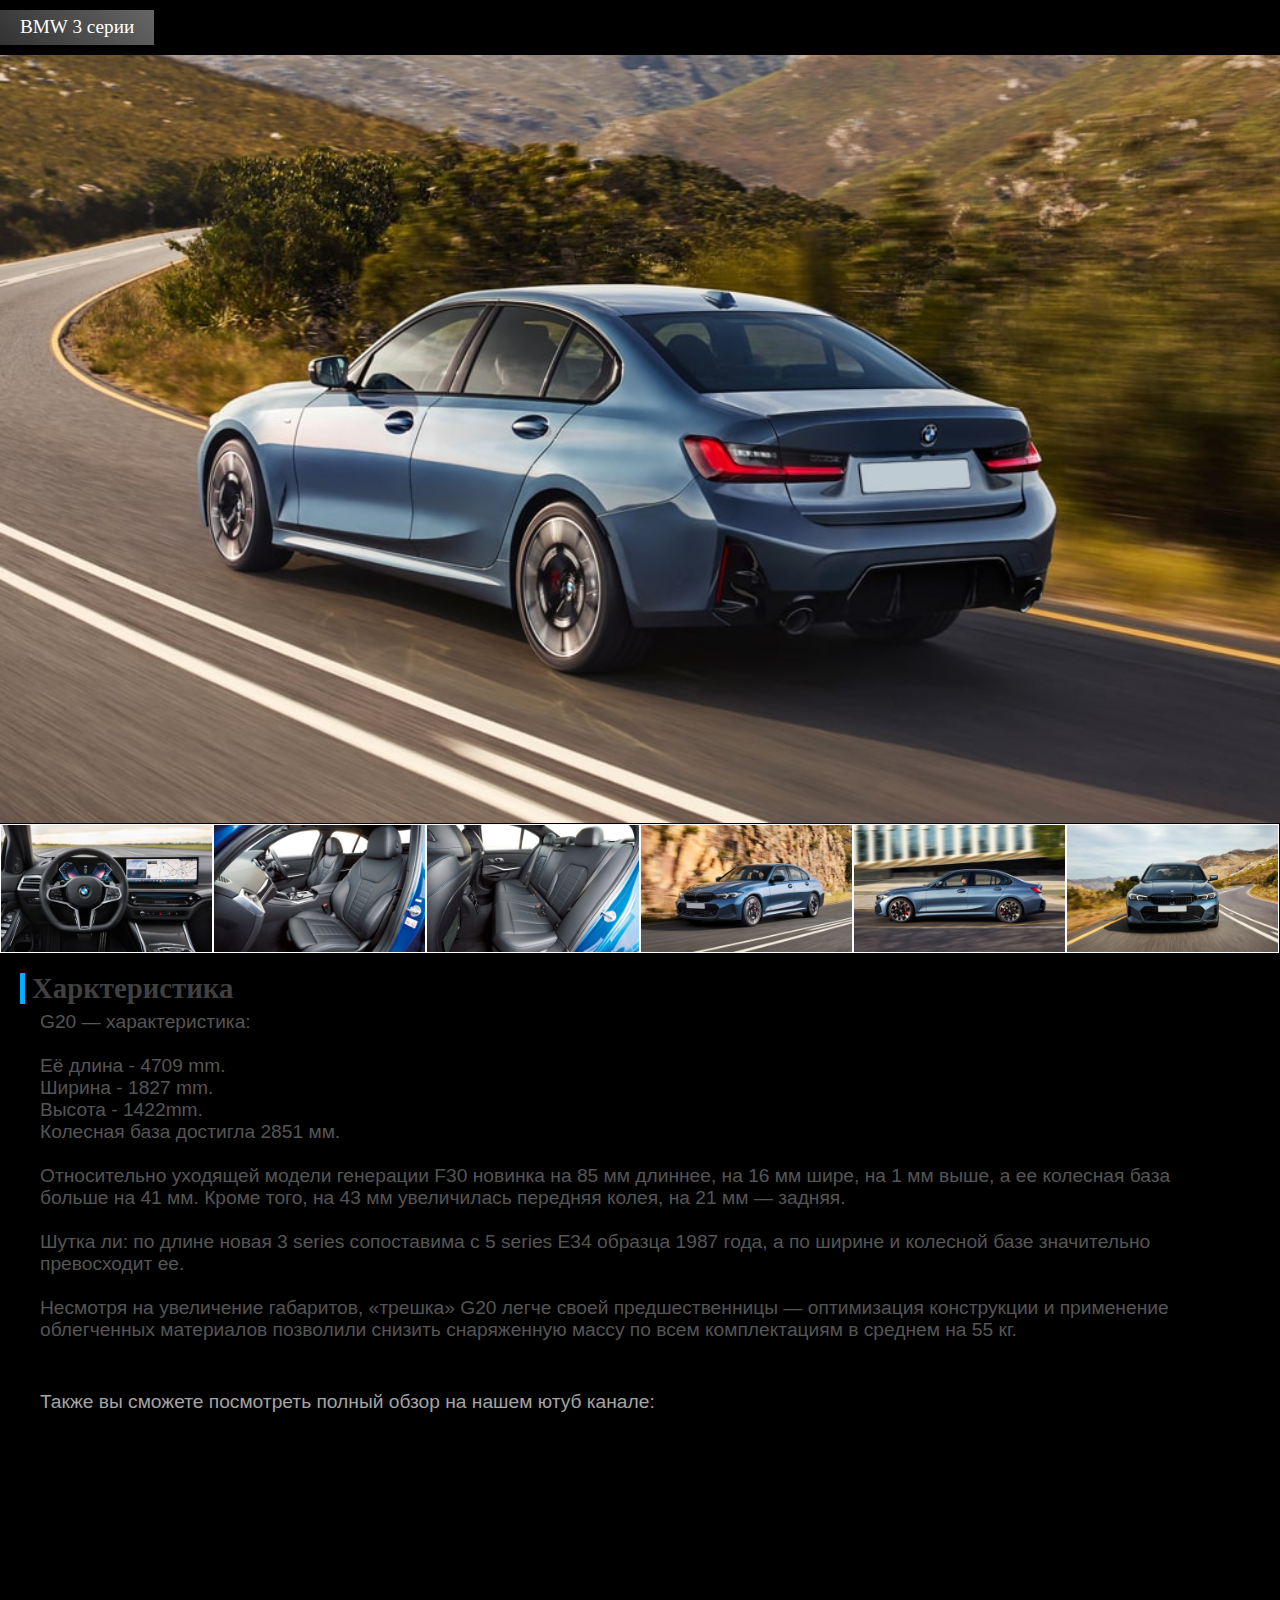
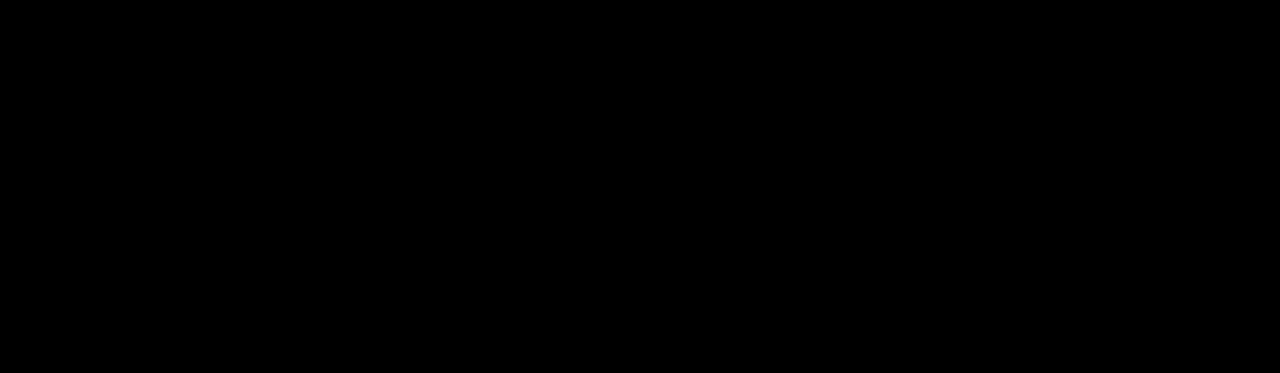
<file: bmw-m3.html>
<!DOCTYPE html>
<html lang="en">
<head>
    <!-- Ismoil and Zarina -->
    <meta charset="UTF-8">
    <meta name="viewport" content="width=device-width, initial-scale=1.0">
    <link rel="stylesheet" href="./css/main.css">
    <link rel="stylesheet" href="./css/m3.css">
    <link rel="stylesheet" href="./main.js">
    <link rel="icon" href="./images/bmw-8.svg">
    <title>Bmw m-3 series</title>
</head>
<body>
    <div><div class="photo_title"> BMW 3 серии</div></div>
<div class="div-class">
    <img class="preview_photo" src="./images/bmw-m3-series/3-serii-1-9.jpg">
    
</div>
    <div class="preview_photo_mini">
        <img src="./images/bmw-m3-series/3-serii-1-13.jpg">
        <img src="./images/bmw-m3-series/3-serii-1-15.jpg">
        <img src="./images/bmw-m3-series/3-serii-1-16.jpg">
        <img src="./images/bmw-m3-series/3-serii-1-8.jpg">
        <img src="./images/bmw-m3-series/3-serii-1-26.jpg">
        <img src="./images/bmw-m3-series/3-serii-1-7.jpg">
    </div>
    <div class="m3-wrapper">
        <h2>Харктеристика</h2>
<div class="m3-text">
<p>G20 — характеристика: <br>
    <br>
    Eё длина - 4709 mm. <br> 
    Ширина - 1827 mm. <br> Высота - 1422mm. <br>  Колесная база достигла 2851 мм. <br> 
<br> Относительно уходящей модели генерации F30 новинка на 85 мм длиннее, на 16 мм шире, на 1 мм выше, а ее колесная база больше на 41 мм. Кроме того, на 43 мм увеличилась передняя колея, на 21 мм — задняя. <br>
<br>Шутка ли: по длине новая 3 series сопоставима с 5 series E34 образца 1987 года, а по ширине и колесной базе значительно превосходит ее. <br> 
<br>Несмотря на увеличение габаритов, «трешка» G20 легче своей предшественницы — оптимизация конструкции и применение облегченных материалов позволили снизить снаряженную массу по всем комплектациям в среднем на 55 кг.</p>
</div>
<div class="m3-video">
    <p class="m3-title_text">Также вы сможете посмотреть полный обзор на нашем ютуб канале:</p>
    <iframe class="youtube" width="914" height="514" src="https://www.youtube.com/embed/XmI57EV5k9A" title="BMW M3 сравнение с обычной трешкой G20" frameborder="0" allow="accelerometer; autoplay; clipboard-write; encrypted-media; gyroscope; picture-in-picture; web-share" referrerpolicy="strict-origin-when-cross-origin" allowfullscreen></iframe>
</div>
    </div>
    <!-- Ismoil and Zarina -->
</body>
</html>
</file>
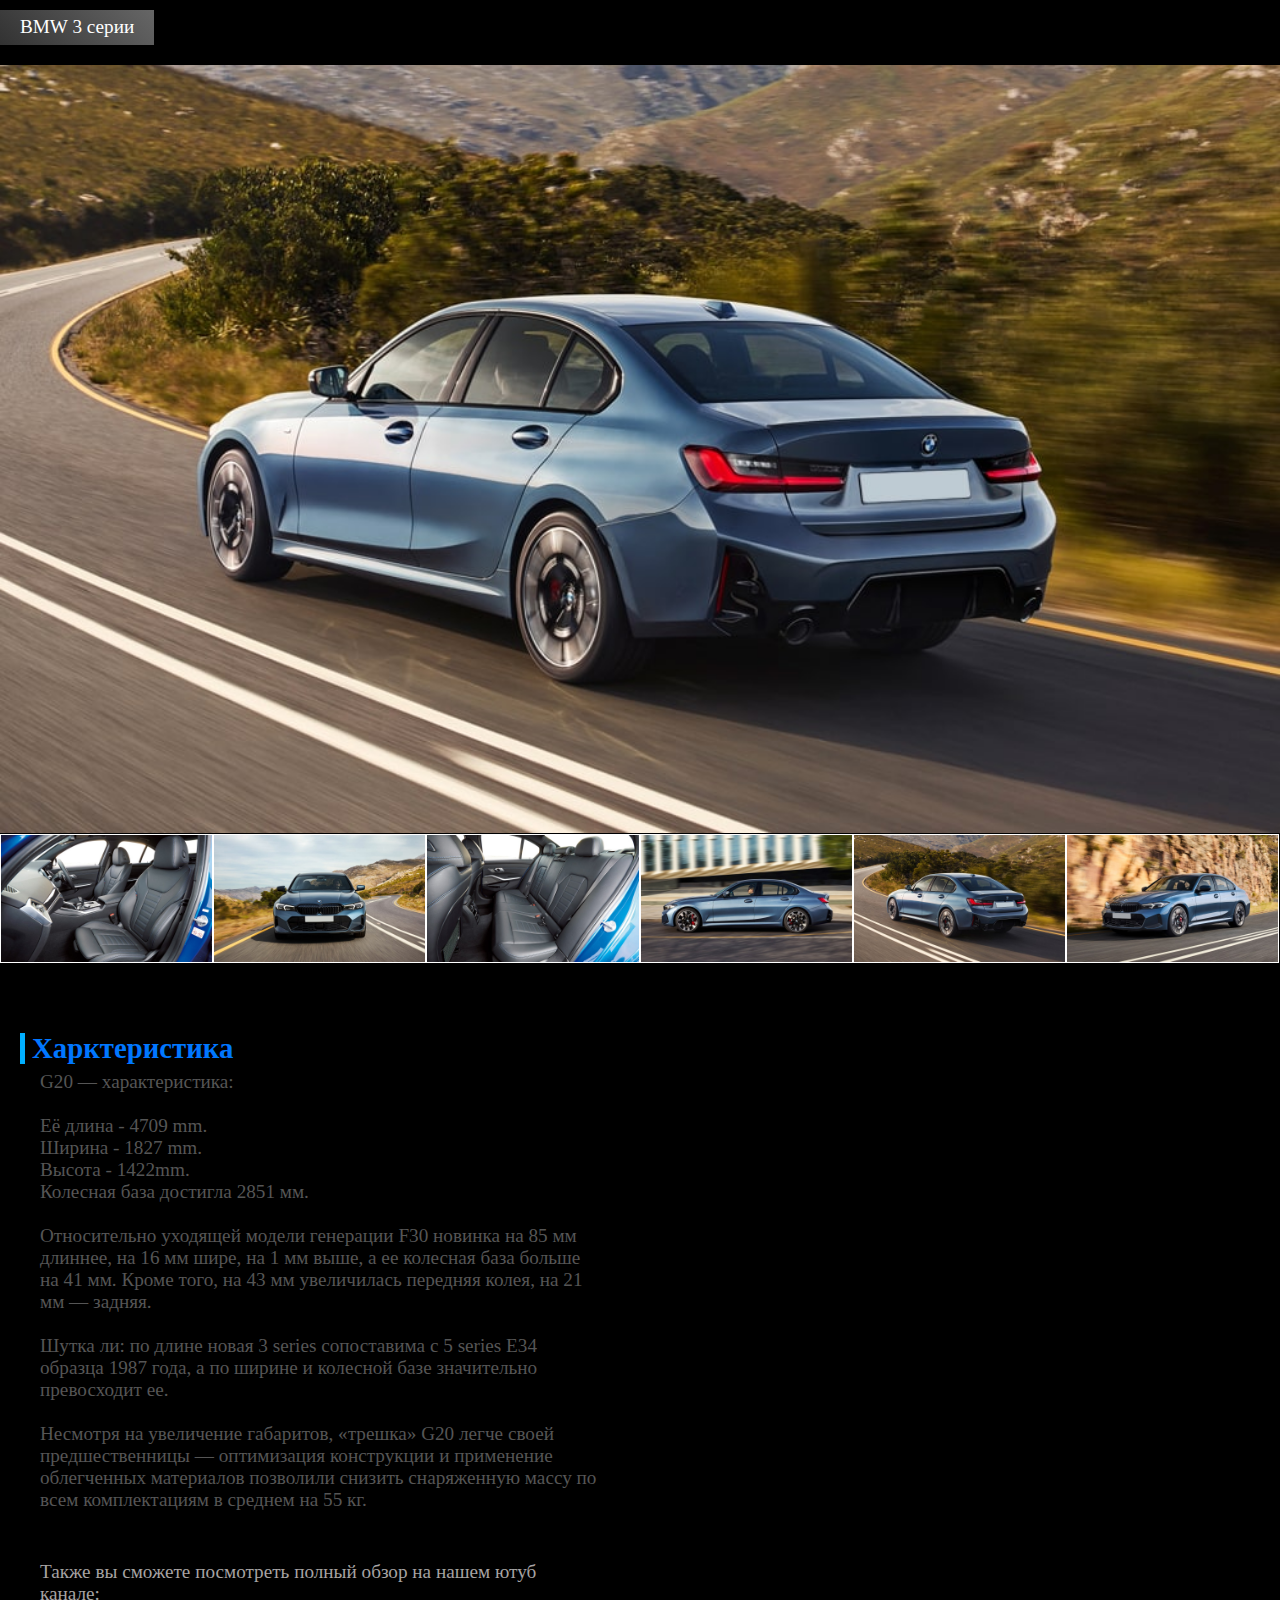
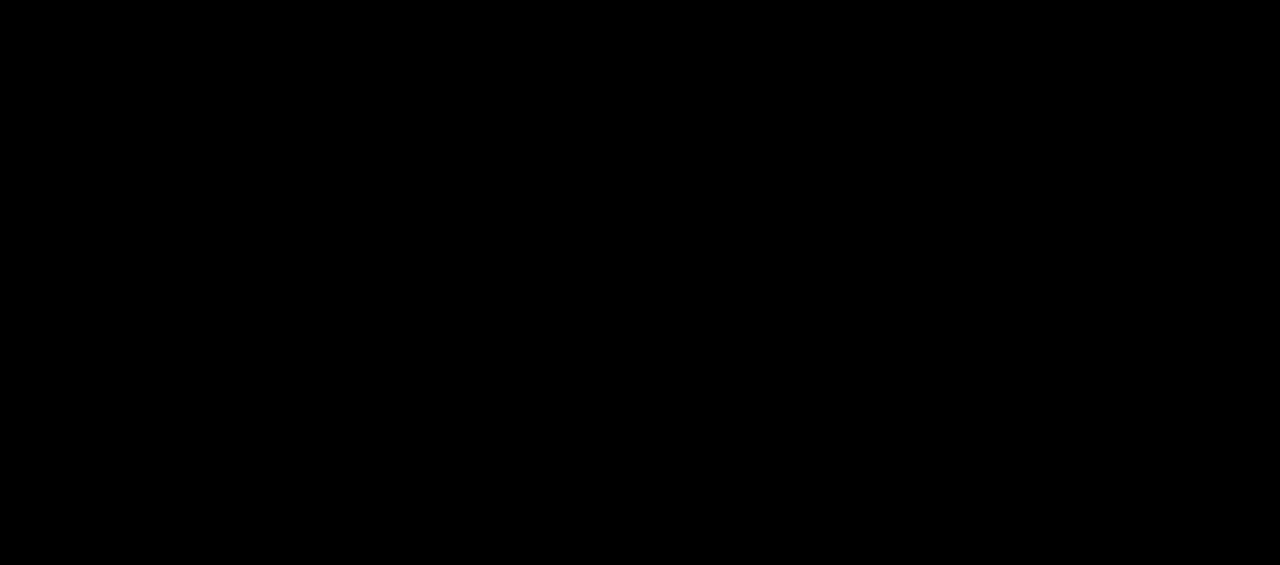
<file: htmls/bmw-m3.html>
<!DOCTYPE html>
<html lang="en">
<head>
    <meta charset="UTF-8">
    <meta name="viewport" content="width=device-width, initial-scale=1.0">
    <link rel="stylesheet" href="../css/main.css">
    <link rel="stylesheet" href="../css/m3.css">
    <script type="text/javascript" src="../main.js"></script>
    <link rel="icon" href="./images/bmw-8.svg">
    <title>Bmw m-3 series</title>
</head>
<body>
    <div><div class="photo_title"> BMW 3 серии</div></div>

    <div><div style="width: 100%; margin:10px 0;">
    </div>
    <div>
    <div><img class="preview_photo" src="../images/bmw-m3-series/3-serii-1-9.jpg" /></div>
    <div class="preview_photo_mini">
        <img src="../images/bmw-m3-series/3-serii-1-15.jpg" />
        <img src="../images/bmw-m3-series/3-serii-1-7.jpg" />
        <img src="../images/bmw-m3-series/3-serii-1-16.jpg" />
        <img src="../images/bmw-m3-series/3-serii-1-26.jpg" />
        <img src="../images/bmw-m3-series/3-serii-1-9 (1).jpg" />
        <img src="../images/bmw-m3-series/3-serii-1-8.jpg" />
    </div>
    <div><script type="text/javascript">$('.preview_photo_mini').delegate('img','click', function(){$('.preview_photo').attr('src',$(this).attr('src').replace('thumb','large'));;});</script>
    </div></div><div class="block_video"><div class="crashtest_div"><a href="/bmw/5-serii/crash-test/">
    <div class="m3-wrapper">
        <h2>Харктеристика</h2>
<div class="m3-text">
<p>G20 — характеристика: <br>
    <br>
    Eё длина - 4709 mm. <br> 
    Ширина - 1827 mm. <br> 
    Высота - 1422mm. <br> 
    Колесная база достигла 2851 мм. <br> 
<br> Относительно уходящей модели генерации F30 новинка на 85 мм длиннее, на 16 мм шире, на 1 мм выше, а ее колесная база больше на 41 мм. Кроме того, на 43 мм увеличилась передняя колея, на 21 мм — задняя. <br>
<br>Шутка ли: по длине новая 3 series сопоставима с 5 series E34 образца 1987 года, а по ширине и колесной базе значительно превосходит ее. <br> 
<br>Несмотря на увеличение габаритов, «трешка» G20 легче своей предшественницы — оптимизация конструкции и применение облегченных материалов позволили снизить снаряженную массу по всем комплектациям в среднем на 55 кг.</p>
</div>
<div class="m3-video">
    <p class="m3-title_text">Также вы сможете посмотреть полный обзор на нашем ютуб канале:</p>
    <iframe class="youtube" width="914" height="514" src="https://www.youtube.com/embed/XmI57EV5k9A" title="BMW M3 сравнение с обычной трешкой G20" frameborder="0" allow="accelerometer; autoplay; clipboard-write; encrypted-media; gyroscope; picture-in-picture; web-share" referrerpolicy="strict-origin-when-cross-origin" allowfullscreen></iframe>
</div>
    </div>
</body>
</html>
</file>
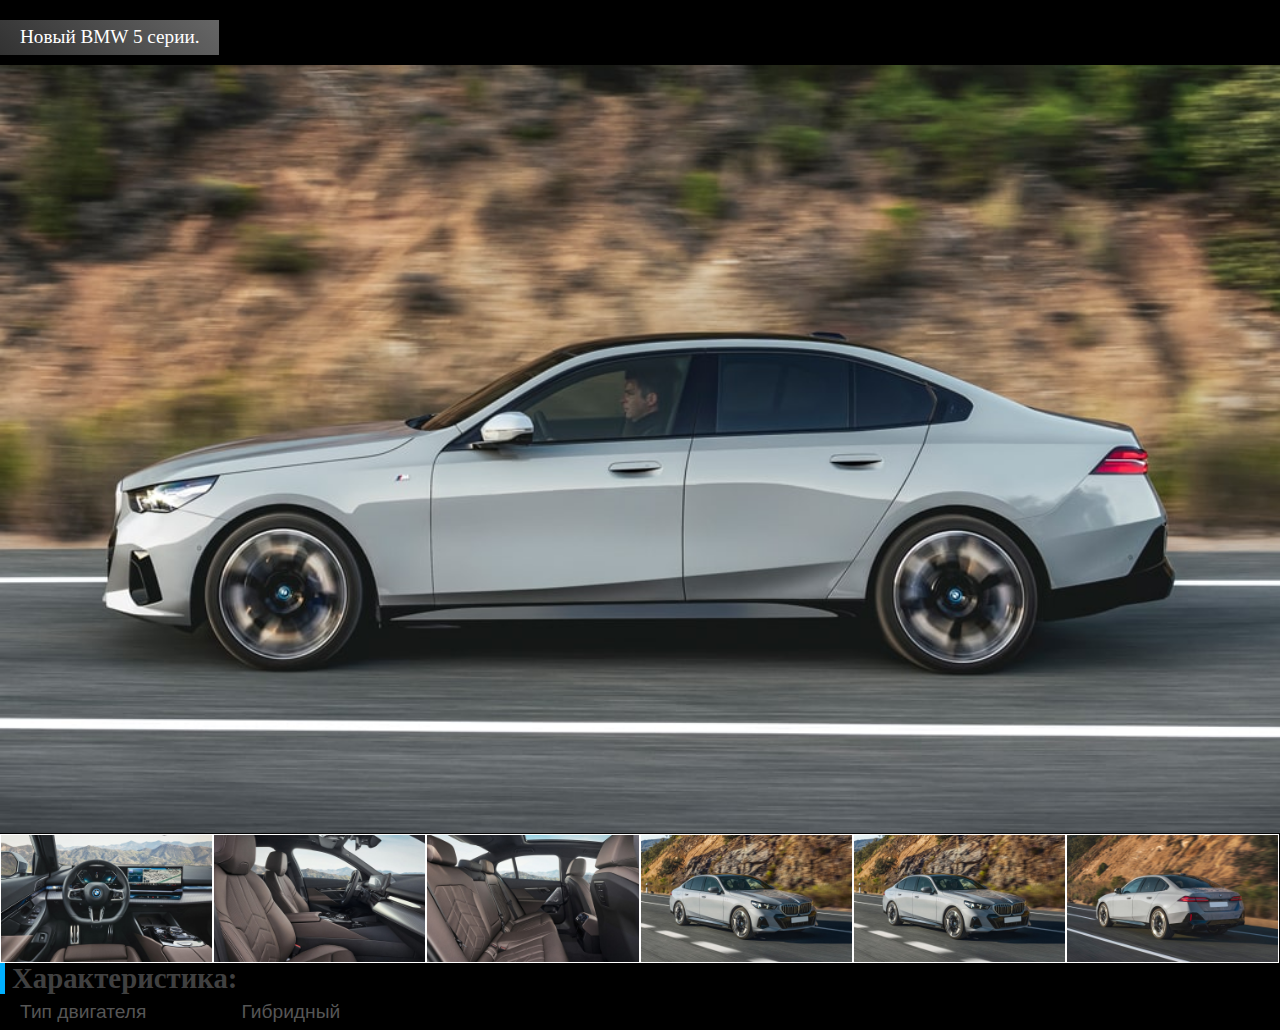
<file: htmls/bmw-m5-serii.html>
<!doctype html>
<html lang="ru">
<head>
<meta http-equiv="Content-Type" content="text/html; charset=UTF-8" />
<title>BMW 5 серии › Цена и комплектации 2024</title>
<link rel="stylesheet" href="../css/main.css">
<link rel="stylesheet" href="../css/m5-1.css">
<script type="text/javascript" src="../main.js"></script>
<link rel="icon" href="../images/site-img/bmw-logo.svg" type="image/x-icon" />



<body>

<div><div style="width: 100%; margin:10px 0;">
</div>
<div>
    <div class="photo_title">Новый BMW 5 серии.</div>
<div><img class="preview_photo" src="../images/bmw-m5-g90/5-serii-1-29.jpg" /></div>
<div class="preview_photo_mini">
    <img src="../images/bmw-m5-g90/5-serii-1-13.jpg" />
    <img src="../images/bmw-m5-g90/5-serii-1-14.jpg" />
    <img src="../images/bmw-m5-g90/5-serii-1-15.jpg" />
    <img src="../images/bmw-m5-g90/5-serii-1-25 (1).jpg" />
    <img src="../images/bmw-m5-g90/5-serii-1-25.jpg" />
    <img src="../images/bmw-m5-g90/5-serii-1-26.jpg" />
</div>
<div><script type="text/javascript">$('.preview_photo_mini').delegate('img','click', function(){$('.preview_photo').attr('src',$(this).attr('src').replace('thumb','large'));;});</script>
    <!--  -->
    <div class="site-iteam">
        <h2>Характеристика:</h2>
    </div>
    <div class="site-text">
<div class="jsx-1">
    <p>Тип двигателя</p>
    <p>Гибридный</p>
</div>
    </div>

    
</body>
</html>
</file>
<file: css/main.css>
body {
    background-color: #fff;
    color: #404040;
    font-family: Open Sans, Arial;
    font-size: 16px;
    font-style: normal;
    font-weight: 400;
    margin: 0 auto;
    position: relative;
    text-align: left;
    background-color: #000;
}
    
    * {
    margin: 0;
    padding: 0;
}
    
.zero {
    height: auto;
    margin: 0 auto;
    position: relative;
    width: 100%;
    max-width: 1000px;
}
    
p::after, div::after, ul::after, ol::after, li::after, form::after {
    clear: both;
    content: "";
    display: block;
}
.zero-img{
    border: none;
    background-color: transparent;
    display: none;
}    
    .block1 {
    position: relative;
    width: 100%;
    z-index: 2;
    margin-top: 20px;}
    
    a {
    transition: all  0.3s;
    color: #0077FF;
    cursor: pointer;
    text-decoration: none;
    font-family: Roboto Condensed;}
    
    a:hover {color: #00ddd6;}
    
    .a_moscow {font-weight: bold;}
    
    p {
    margin: 7px 20px 7px 20px;
    font-size: 1.2em;
    text-align: left;
    color: #555;}
    
    .strongb { 
        color: #0092cb;
    }
    .strongm {
        color:#2f1989;
    }
    .strongw {
        color:#c60d0f;
    }
    
    h1 {
    font-family: Roboto Condensed;
    font-size: 2em;
    font-weight: bold;
    line-height: 1em;
    line-height: 110%;}
    
    h1 a {text-decoration: revert-layer;}
    
    h2 {
    font-family: Roboto Condensed;
    font-size: 1.8em;
    font-weight: bold;
    line-height: 1em;
    border-left: 5px solid #00afff;
    padding-left: 7px;
    line-height: 110%;}
    
    .price_H2 {margin: 50px 15px 0 20px;}
    
    .price_link {padding: 0 20px 20px 20px;}
    
    .price_link a {
    font-family: Roboto Condensed;
    font-size: 1.35em;
    text-decoration: none;}
    
    h3 {
    font-family: Roboto Condensed;
    font-size: 2em;
    font-weight: bold;
    line-height: 1em;
    line-height: 110%;
    padding: 0 20px;}
    
    img {border: 0 none;}
    
    table {border-collapse: collapse;}
    
    td, th {text-align: left;}
    
    .start {
    padding: 10px 0 5px;
    width: 100%;
    background-image: url(/site/img/start.png);}
    
     
    #minsk {width: 100%;}
    
    #paris {
    font-size: 1.2em;
    text-transform: uppercase;
    width: 100%;
    font-family: Roboto Condensed;}
    
    .menu-bottom-text {
    padding: 20px;
    font-size: 1.3em;
    font-weight: bold;}
    
    #athens {
    width: 100%;
    margin: 15px 0 30px;}
    
    #end {padding: 0 30px;}
    
    .social {
    margin-top: 10px;
    list-style: none;
    margin-left: -7px;}
    
    .social img {display: block;max-width: 55px;}
    
    .social li {
    float: left;
    margin: 5px;}
    
    #carsnavi ul {
    list-style: outside none none;
    width: 100%;}
    
    #carsnavi li {
    background-color: #888;
    float: left;
    text-align: center;
    width: 12.5%;
    border-bottom: 1px solid #fff;
    border-right: 1px solid #fff;
    background: #30a4a4;
    -moz-box-sizing: border-box;
    box-sizing: border-box;}
    
    #carsnavi li:hover {background: linear-gradient(196deg, #8c0b0b, #fb5757);}
    
    #carsnavi a {
    color: #fff;
    display: block;
    font-family: Roboto Condensed;
    line-height: 32px;
    text-decoration: none;
    text-shadow: 1px 2px 2px #333;}
    
    .carsnavi_li_all {
    text-transform: uppercase;
    font-family: Arial;
    font-size: 11px;
    font-weight: bold;
    color: #333;}
    
    .menu-bottom ul {list-style: outside none none;}
    
    .menu-bottom li {
    background-color: #454545;
    float: left;
    text-align: center;
    width: 25%;
    -moz-box-sizing: border-box;
    box-sizing: border-box;
    border-radius: 10px;
    font-size: 1.25em;}
    
.menu-bottom a {
    display: block;
    color: #ffffff;
    font-family: Roboto Condensed;
    font-size: 0.95em;
    line-height: 30px;
    padding: 10px 5px;
    border: 2px solid transparent;
    transition: all 0.3s; 
}
    
    .menu-bottom a:hover {
    color: #000000;
    background-color:#f5f5f5 ;
    border-radius: 10px;
    border-color: #000;
}
    
    .block_PN_H1 {
    background-color: #fc0;
    color: #2f2f2f;
    padding: 14px 0 14px 20px;
    background: linear-gradient(90deg,#f7e417,#ffa700);
    border-bottom: 1px solid #fff;
    line-height: 1em;
    font-family: Roboto Condensed;}
    
    .block_PN_1 {
    width: 50%;
    float: left;
    -moz-box-sizing: border-box;
    box-sizing: border-box;
    font-family: Arial;}
    
    .block_PN_2 {
    width: 50%;
    float: right;
    -moz-box-sizing: border-box;
    box-sizing: border-box;}
    
    .PN_1 {
    padding: 14px 20px;
    font-size: 1.2em;
    border-bottom: 1px solid #fff;
    background-color: #eee;}
    
    .PN_1_div1 {
    float: left;
    width: 60%;
    font-weight: bold;}
    
    .PN_1_div2 {float: left;}
    
    .PN_2 {
    padding: 14px 20px;
    font-size: 1.2em;
    border-bottom: 1px solid #fff;
    background-color: #ece9d7;}
    
    .PN_2_div1 {
    float: left;
    width: 60%;
    font-weight: bold;}
    
    .PN_2_div2 {float: left;}
    
    .PN_3 {
    padding: 14px 20px;
    font-size: 1.2em;
    border-bottom: 1px solid #fff;
    background-color: #eee;}
    
    .PN_3_div1 {
    float: left;
    width: 60%;
    font-weight: bold;}
    
    .PN_3_div2 {float: left;}
    
    .PN_4 {
    padding: 14px 20px;
    font-size: 1.2em;
    background-color: #ece9d7;}
    
    .PN_4_div1 {
    float: left;
    width: 60%;
    font-weight: bold;}
    
    .PN_4_div2 {float: left;}
     
    .price_new_text {
    padding: 10px 20px 15px;
    color: #606060;
    font-size: 1.2em;}
    
    #price_new {
    font-size: 0.9em;
    text-align: center;
    margin-top: 5px;
    color: #666;}
     
    .price_car_0 {
    background-color: #777;
    border-bottom: 1px solid #AAA;
    color: #fff;
    font-family: Roboto Condensed;
    font-size: 1.2em;
    background: linear-gradient(-12deg,#31b5b5,#065878)}
     
    .price_car_1 {
    background-color: #e9e9e9;
    border-bottom: 5px solid #fff;}
     
    .price_car_2 {
    background-color: #ece9d7;
    border-bottom: 5px solid #fff;}
    
    .price_modific {
    border-bottom: 1px solid #fff;
    width: 100%;}
     
    .pc_name {
    border-bottom: 3px solid #fff;
    text-align: left;
    padding: 12px 20px;
    font-size: 1.5em;}
    
    .pc_name a {
    display: block;
    font-family: Arial;
    text-decoration: underline;}
    
    .pc_price {
    padding: 0 20px;
    float: left;
    border-right: 1px solid #fff;
    line-height: 40px;
    min-width: 17%;
    -moz-box-sizing: border-box;
    box-sizing: border-box;
    font-weight: bold;}
    
    .pc_price a {
    color: #404040;
    display: block;}
    
    .pc_price a:hover {color: #d00;}
    
    .pc_1 {
    float: left;
    padding: 0 1.5%;
    border-right: 1px solid #fff;
    line-height: 40px;
    min-width: 21%;
    -moz-box-sizing: border-box;
    box-sizing: border-box;}
     
    .pc_2 {
    float: left;
    padding: 0 1.5%;
    border-right: 1px solid #fff;
    line-height: 40px;
    min-width: 9%;
    -moz-box-sizing: border-box;
    box-sizing: border-box;}
     
    .pc_3 {
    float: left;
    padding: 0 1.5%;
    border-right: 1px solid #fff;
    line-height: 40px;
    min-width: 13%;
    -moz-box-sizing: border-box;
    box-sizing: border-box;}
     
    .pc_4 {
    float: left;
    padding: 0 1.5%;
    border-right: 1px solid #fff;
    line-height: 40px;
    min-width: 16%;
    -moz-box-sizing: border-box;
    box-sizing: border-box;}
     
    .pc_5 {
    float: left;
    padding: 0 1.5%;
    border-right: 1px solid #fff;
    line-height: 40px;
    min-width: 8%;
    -moz-box-sizing: border-box;
    box-sizing: border-box;}
     
    .pc_6 {
    float: left;
    padding: 0 1.5%;
    line-height: 40px;
    min-width: 14%;
    -moz-box-sizing: border-box;
    box-sizing: border-box;}
    
    #block_price1 {
    width: 100%;
    background-color: #eee;
    height: 312px;
    overflow: hidden;}
    
    .crash_test_1 {margin: 15px 0;}
    
    .test_drive_1 {margin: 15px 0;}
    
    #block_moscow1 {
    overflow: hidden;
    width: 100%;}
    
    #block_price2 {
    margin: 50px 0 0 0;
    width: 100%;}
    
    #block_price3 {
    width: 100%;
    margin-top: 40px;}
    
    #block_price4 {
    width: 100%;}
    
    #block_price5 {
    margin-top: 50px;
    width: 100%;
    padding-bottom: 15px;}
    
    #block_photo_table_bottom {
    padding: 20px 0 0;
    width: 100%;}
    
    #block_moscow_table_bottom {
    padding: 20px 0 0;
    width: 100%;}
    
    #block_city {
    background-color: #1093d1;
    padding: 20px;
    margin: 10px 0;
    color: #fff;
    background: linear-gradient(-12deg,#31b5b5,#065878)}
    
    .title_city {
    font-family: Roboto Condensed;
    font-weight: bold;}
    
    .mm_ad {
    background-color: #ffeaa7;
    border-right: 5px solid #fff;
    float: left;
    padding: 7px 15px 10px 18px;
    width: 459px;
    border-left: 5px solid #ffa800;}
    
    .mm_ad_h1 {
    font-family: Arial;
    font-size: 18px;
    margin-bottom: 5px;}
    
    .mm_ad_h1 a {
    font-family: Roboto Condensed;
    display: block;
    color: #0060AA;
    text-decoration: underline;}
    
    .mm_ad_h1 a:hover {color: #000;}
    
    .mm_ad_text {font-size: 13px;}
    
    .mm_ad_url {
    color: #999;
    font-size: 12px;}
    
    .mm_ad_3 {
    background-color: #ffeaa7;
    float: left;
    padding: 7px 10px 10px 12px;
    width: 290px;
    border: 2px solid #ffa800;
    margin-right: 7px;}
    
    .block_moscow {margin-top: 30px;}
    
    .block_eq4 {
    width: 100%;
    margin-top: 30px;}
    
    .price_kompl {
    font-size: 1em;
    padding: 15px 10px 5px;
    text-align: center;
    line-height: 1.5em;
    background-color: #fff;
    color: #666;}
    
    .price_kompl a {
    font-size: 1.75em;
    text-decoration: underline;}
    
    .price_kompl_cena {
    font-size: 1.75em;
    font-family: Roboto Condensed;
    line-height: 2em;}
    
    .terr_photo {
    font-size: 21px;
    line-height: 25px;
    margin-top: 30px;
    padding: 5px 0 7px 15px;}
    
    .preview {
    margin-top: -1px;
    width: 100%;}
    
    .preview img {
    float: left;
    height: auto;
    width: 50%;
    -moz-box-sizing: border-box;
    box-sizing: border-box;
    border-left: 1px solid #fff;
    border-bottom: 1px solid #fff;
}
    
    .preview a {
    display: block;
    float: left;}
    
    .preview_photo {
    width: 100%;
    display: block;}
    
    .preview_photo_mini {
    width: 100%;
    margin-top: 1px;}
    
    .preview_photo_mini img {
    cursor: pointer;
    float: left;
    height: auto;
    width: 16.66%;
    border: 1px solid #fff;
    -moz-box-sizing: border-box;
    box-sizing: border-box;}
    
    .eww {
    color: #777;
    font-family: tahoma;
    margin-top: 7px;
    padding-top: 5px;
    text-align: justify;}
    
    .soc {
    float: right;
    margin-top: -34px;}
    
    .inform {
    color: #999;
    font-size: 1em;
    line-height: 1.25em;
    padding: 0 15px;
    text-align: justify;
    font-family: arial;}
    
    .inform_h {font-weight: bold;}
    
    #model {
    border: 1px solid #ccc;
    font-size: 15px;
    line-height: 20px;
    margin: 5px 0 50px;
    width: 970px;}
    
    #model th {
    background:#0e527e url("/css/price.png") repeat-x scroll 0 0;
    color: #fff;
    font-size: 15px;
    font-weight: normal;
    line-height: 31px;
    padding-left: 15px;}
    
    #model td {
    background-color: #fff;
    border-bottom: 1px solid #ccc;
    padding: 5px 0 5px 15px;}
    
    #model a {font-size: 16px;}
    
    .dp1 {
    float: left;
    padding: 8px 10px 8px 20px;
    font-family: Roboto Condensed;
    color: #ffc71e;
    font-size: 1.2em;}
    
    .data_price {
    background-color: #00aecb;
    background: linear-gradient(45deg,#262626,#2f2f2f);}
    
    #price {
    font-family: Open Sans;
    font-size: 0.8em;
    position: relative;
    width: 1000px;}
    
    #price td {padding: 0.5em 0;}
    
    #price th {
    font-family: Arial;
    font-weight: bold;
    font-size: 13px;}
    
    #price a {
    font-family: Open Sans;
    font-size: 1.1em;
    font-weight: normal;}
    
    .price-th {
    background-color: #ffcc00;
    color: #333;}
    
    .price-th1 {padding: 0.7em 0 0.7em 1em;}
    
    .price-tr0 {
    background-color: #ffeaa7;
    border-bottom: 1px solid #ccc;}
    
    .price-tr1 {
    background-color: #fff;
    border-bottom: 1px solid #ccc;}
    
    .price-tr2 {
    background-color: #f2f2e5;
    border-bottom: 1px solid #bbb;}
    
    .price-td1 {
    font-family: Open Sans;
    font-weight: normal;
    padding: 0 0 0 1em;}
    
    .motor {color: #008700;}
    
    .x4 {color: #008700;}
    
    .city_title {width: 100%;}
    
    .city_title_text {
    background-color: #d75656;
    float: left;
    padding: 5px 15px 6px 50px;
    font-family: Roboto Condensed;
    color: #fff;}
    
    .kupmos {
    line-height: 24px;
    margin: 20px 5px 5px;
    padding: 0 12px;}
    
    .kupmos a {
    background: linear-gradient(135deg,#fff,#bdbdbd);
    background-color: #eee;
    color: #555;
    padding: 5px 15px;
    font-family: Roboto Condensed;
    font-size: 1.1em;
    margin-right: 10px;
    margin-bottom: 12px;
    float: left;
    border-radius: 6px;
    box-shadow: 2px 3px 3px #455;
    text-decoration: none;}
    
    .kupmos a:hover {
    background-color: #666;
    background: linear-gradient(135deg,#999,#666);
    color: #fff;}
    
    .new_2015 {
    border: 1px solid;
    color: #dd0000;
    float: right;
    font-family: Open Sans;
    font-size: 12px;
    line-height: 19px;
    margin-left: 7px;
    padding: 0 3px;}
    
    .tito3 {
    background-color: #777;
    background-image: linear-gradient(to top,#999,#777);
    border: 1px solid #999;
    border-radius: 3px 3px 0 0;
    color: #fff;
    float: left;
    font-family: Open Sans;
    font-size: 26px;
    line-height: 26px;
    padding: 5px 15px;}
    
    .gv {
    font-size: 1.1em;
    margin: 0 0 15px 0;
    padding: 0 10px 0 20px;
    font-family: Roboto Condensed;}
    
    .gv_new {margin: 15px 5px;}
    
    .gv_new ul {
    list-style: none;
    margin-left: 10px;}
    
    .gv_new li {
    float: left;
    margin: 10px 5px;
    font-size: 1.1em;
    font-weight: bold;
    text-decoration: none;}
    
    .gv_new li a {
    background: linear-gradient(150deg,#14d3df,#bb09c5);
    color: #fff;
    padding: 5px 12px;
    font-family: Roboto Condensed;
    text-shadow: 0px 0px 5px #555;
    box-shadow: 1px 1px 3px #333;
    font-size: 1em;
    border: 1px solid #aaa;
    border-radius: 6px;
    font-weight: normal;}
    
    .gv_new li a:hover {
    background: linear-gradient(-90deg,#c14e4e,#8c0b0b);
    color: #fff;}
    
    .now {
    padding: 2px 10px 3px 10px;
    border: 2px solid #555;
    border-radius: 6px;
    background-color: #ffe13d;
    line-height: 2em;
    margin: 0 3px;
    background: linear-gradient(90deg,#ffef40,#ffd000);
    font-weight: bold;}
    
    .gv a {
    margin: 0 3px;
    background-color: #eee;
    color: #777;
    padding: 2px 10px 3px 10px;
    border: 2px solid #999;
    border-radius: 6px;
    line-height: 2em;
    background: linear-gradient(-45deg,#aaa,#fff);
    text-decoration: none;}
    
    .gv a:hover {
    background-color: #ffe13d;
    border: 2px solid #222;
    color: #222;}
    
    .dop_photo {
    margin: 20px 0 40px 0;
    text-align: center;}
    
    .dop_photo a {
    background-color: #46bc4c;
    color: #fff;
    font-size: 1.2em;
    padding: 7px 15px 7px;
    font-family: Roboto Condensed;
    background: linear-gradient(150deg,#14d3df,#bb09c5);
    box-shadow: 1px 1px 3px #333;
    text-decoration: none;
    border: 1px solid #aaa;
    border-radius: 6px;}
    
    .dop_photo a:hover {
    background-color: #bc4646;
    background: linear-gradient(90deg,#f87c4b,#b01616);}
    
    .mini_price {
    margin: 10px 0 40px 0;
    text-align: center;
    font-size: 1em;}
    
    .mini_price a {
    background-color: #bc4646;
    background: linear-gradient(150deg,#14d3df,#bb09c5);
    box-shadow: 1px 1px 3px #333;
    color: #fff;
    font-size: 1em;
    padding: 7px 12px 7px;
    font-family: Roboto Condensed;
    text-decoration: none;
    border: 1px solid #aaa;
    border-radius: 6px;}
    
    .mini_price a:hover {
    background-color: #46bc4c;
    background: linear-gradient(90deg,#f87c4b,#b01616);}
    
    .photo_title_price {
    background-color: #d75656;
    float: left;
    padding: 5px 20px 6px 20px;
    font-family: Roboto Condensed;
    margin: 20px 0 0 0;
    background: linear-gradient(90deg,#ffef40,#ffd000);
    position: absolute;}
     
    .photo_title {
    background-color: #d75656;
    float: left;
    padding: 6px 20px 7px 20px;
    font-family: Roboto Condensed;
    margin: 10px 0 10px 0;
    background: linear-gradient(45deg,#323232,#666666);
    font-size: 1.2em;
    color: #fff;}
     
    .photo_text {
    float: left;
    margin: 7px 15px 20px 15px;
    font-size: 1.35em;
    font-family: Roboto Condensed;}
     
    .photo_text a {
    padding: 4px 5px 12px 5px;
    font-size: 1em;
    text-decoration: underline;}
    
    .photo_gallery_bg {width: 100%;}
    
    .photo_gallery {width: 100%;}
     
    #foto1 {
    width: 100%;
    display: block;}
     
    #foto2 {
    width: 100%;
    display: block;}
    
    #foto3 {
    width: 100%;
    display: block;}
    
    #foto4 {
    width: 100%;
    display: block;}
    
    #foto5 {
    width: 100%;
    display: block;}
    
    #foto6 {
    width: 100%;
    display: block;}
    
    .gallery1 {
    width: 100%;
    margin-top: 1px;}
    
    .gallery1 img {
    cursor: pointer;
    float: left;
    height: auto;
    width: 16.66%;
    border: 1px solid #fff;
    -moz-box-sizing: border-box;
    box-sizing: border-box;}
    
    .gallery2 {
    width: 100%;
    margin-top: 1px;}
    
    .gallery2 img {
    cursor: pointer;
    float: left;
    height: auto;
    width: 16.66%;
    border: 1px solid #fff;
    -moz-box-sizing: border-box;
    box-sizing: border-box;}
    
    .gallery3 {
    width: 100%;
    margin-top: 1px;}
    
    .gallery3 img {
    cursor: pointer;
    float: left;
    height: auto;
    width: 16.66%;
    border: 1px solid #fff;
    -moz-box-sizing: border-box;
    box-sizing: border-box;}
    
    .gallery4 {
    width: 100%;
    margin-top: 1px;}
    
    .gallery4 img {
    cursor: pointer;
    float: left;
    height: auto;
    width: 16.66%;
    border: 1px solid #fff;
    -moz-box-sizing: border-box;
    box-sizing: border-box;}
    
    .gallery5 {
    width: 100%;
    margin-top: 1px;}
    
    .gallery5 img {
    cursor: pointer;
    float: left;
    height: auto;
    width: 16.66%;
    border: 1px solid #fff;
    -moz-box-sizing: border-box;
    box-sizing: border-box;}
    
    .gallery6 {
    width: 100%;
    margin-top: 1px;}
    
    .gallery6 img {
    cursor: pointer;
    float: left;
    height: auto;
    width: 16.66%;
    border: 1px solid #fff;
    -moz-box-sizing: border-box;
    box-sizing: border-box;}
    
    .ter {list-style: none;}
    
    .ter li {margin-left: 25px;}
    
    .ter a {
    background-color: #46bc4c;
    color: #fff;
    font-size: 1em;
    padding: 7px 15px 8px;
    font-family: 'Roboto Condensed';
    background: linear-gradient(150deg,#14d3df,#bb09c5);
    text-decoration: none;
    text-transform: uppercase;
    margin-top: 15px;
    float: left;
    box-shadow: 2px 1px 3px #8d8d8d;
    font-weight: bold;
    border: 1px solid #aaa;
    border-radius: 6px;}
    
    .ter a:hover {
    background-color: #bc4646;
    background: linear-gradient(90deg,#f87c4b,#b01616);}
    
    .gug2 {
    padding: 30px;
    margin-top: 20px;
    color: #777;
    font-family: Arial;
    font-size: 14px;}
    
    .gug2 a:hover {
    background-color: #333;
    background-image: linear-gradient(to left,#444,#222);
    color: #ffcc00;}
    
    .complete_text {color: #d42727;}
    
    #complete {
    list-style: outside none none;
    overflow: hidden;
    padding: 0;
    width: 100%;
    margin: 25px 0;}
    
    #complete li {
    background-color: #0096ff;
    float: left;
    width: 25%;
    border-bottom: 2px solid #fff;
    border-right: 2px solid #fff;
    -moz-box-sizing: border-box;
    box-sizing: border-box;
    background-image: linear-gradient(to top left,#df5959,#930b0b);}
    
    #complete li:hover {background: none;}
    
    #complete a {
    color: #fff;
    display: block;
    float: left;
    padding: 10px 12px 8px 12px;}
    
    #complete a:hover {
    background-color: #0096ff;
    background-image: linear-gradient(to right bottom,#0096ff,#0068b0);
    color: #fff;}
    
    .clt1 {
    float: left;
    font-family: Roboto Condensed;
    font-size: 1em;
    width: 100%;
    margin-bottom: 5px;
    font-weight: bold;}
    
    .clt2 {
    border-bottom: 1px solid #AAA;
    float: left;
    font-family: Open Sans;
    font-size: 0.8em;
    padding-bottom: 3px;
    width: 100%;
    font-style: italic;}
    
    .clt3 {
    float: left;
    font-family: Roboto Condensed;
    font-size: 1em;
    padding-top: 5px;
    width: 100%;
    text-align: center;}
    
    .komplektatsiya {
    font-family: Open Sans;
    list-style: outside none none;
    margin-top: 70px;}
    
    .ok {
    background-color: #fff;
    border-bottom: 1px solid #dbdbdb;
    font-size: 1.2em;
    padding: 12px 15px 12px 20px;}
    
    .dop {
    background-color: #fff;
    font-size: 1.2em;
    text-align: center;
    width: 100%;}
    
    .dop_a {
    background-color: #bc4646;
    background: linear-gradient(135deg,#14d3df,#bb09c5);
    color: #fff;
    font-size: 1em;
    padding: 7px 12px 7px;
    font-family: Roboto Condensed;
    border-radius: 6px;
    margin: 10px 20px;
    float: left;
    text-transform: uppercase;
    text-decoration: none;
    box-shadow: 1px 1px 3px #333;
    border: 1px solid #aaa;}
    
    .dop_a:hover {
    background-color: #f87c4b;
    background: linear-gradient(90deg,#f87c4b,#b01616);
    color: #fff;}
    
    .dop_obor {
    width: 100%;
    text-align: center;
    padding: 10px 0;
    float: left;
    font-family: Roboto Condensed;}
    
    .dop_price {
    background-color: #bbb;
    color: #fff;
    font-size: 1em;
    padding: 8px 0;
    width: 100%;
    float: left;
    text-shadow: 1px 1px 3px #333;
    font-weight: bold;
    font-family: Roboto Condensed;}
    
    .dopcity {}
    
    #dopcity_a {
    background: linear-gradient(90deg, #ffec20, #ff8d00);
    color: #000;
    text-shadow: 0px 0px 1px #555;}
    
    #dopcity_a:hover {
    background: linear-gradient(90deg, #ff4747, #be0000);
    color: #fff;
    text-shadow: 1px 1px 1px #333;}
    
    #dopcity {}
    
    .reto {
    color: #303030;
    font-family: Roboto Condensed;
    font-size: 1.5em;
    padding: 15px 15px 15px 20px;
    background-color: #ffe13d;
    line-height: 1em;
    font-weight: bold;
    background: linear-gradient(-90deg,#ffef40,#ffd000);
    text-shadow: 1px 1px #c3bd00;}
    
    .tito-new {
    font-family: Roboto Condensed;
    font-weight: bold;
    padding: 30px 20px 0 20px;}
    
    .start_salon {width: 100%;}
    
    .start_salon_0 {
    font-family: Roboto Condensed;
    padding: 20px 30px;
    background-color: #10c9c9;
    color: #fff;
    font-size: 1.7em;}
    
    .start_salon_span {font-size: 15px;}
    
    .salon_new {
    list-style: outside none none;
    margin-bottom: 25px;
    width: 100%;}
    
    .salon_new li {
    border: 4px solid #fff;
    -moz-box-sizing: border-box;
    box-sizing: border-box;}
    
    .salon_normal {
    background-color: #eee;
    float: left;
    padding: 20px 30px;
    width: 50%;}
    
    .salon_normal a {
    background-color: #777;
    color: #fff;
    background: linear-gradient(170deg,#ccc,#666);
    text-decoration: none;}
    
    .salon_normal:hover {
    background-color: #ddeffc;
    background-image: linear-gradient(to top,#ddeffc,#eff6fb);}
    
    .salon_klient {
    background-color: #f9e4e4;
    background: linear-gradient(-170deg,#fff1a3,#fbb);
    float: left;
    padding: 20px 30px;
    width: 50%;}
    
    .salon_klient:hover {
    background-color: #ddeffc;
    background-image: linear-gradient(to top,#ddeffc,#eff6fb);}
    
    .salon_new_div01 {
    overflow: hidden;
    width: 100%;}
    
    .salon_new_div02 {width: 100%;}
     
    .salon_new_div_price {
    margin-top: 10px;
    color: #f00;}
    
    .salon_new_div1 {
    font-family: Roboto Condensed;
    font-size: 1.4em;
    margin-bottom: 5px;
    font-weight: bold;}
    
    .salon_new_div03 {font-size: 13px;}
    
    .salon_new_div2 {
    font-size: 0.9em;
    margin-bottom: 10px;
    color: #999;
    text-transform: uppercase;}
    
    .salon_new_div5 {
    font-size: 1em;
    margin-bottom: 30px;}
    
    .salon_new_div5_1_a {
    border-bottom: 2px solid;
    font-size: 16px;
    text-transform: uppercase;}
    
    .salon_new_div6 {
    text-align: center;
    width: 100%;
    margin-top: 25px;}
    
    .salon_new_a {
    background-color: #46bc4c;
    color: #fff;
    font-size: 1em;
    padding: 6px 20px 6px;
    font-family: Roboto Condensed;
    background: linear-gradient(170deg,#ffd800,#b32222);
    background-color: rgba(0, 0, 0, 0);
    border-radius: 4px;
    box-shadow: 0px 1px 2px #666;}
    
    .salon_new_a:hover {
    background-color: #46bc4c;
    background: linear-gradient(170deg,#33e03c,#15921b);
    color: #fff;}
    
    .dzz {
    font-size: 1em;
    margin-bottom: 0.5em;
    padding: 0 10px 0 15px;
    text-align: left;}
    
    .endos {	
    font-size: 1.2em;
    color: #777;
    margin: 0 auto;
    width: 100%;}
    
    .endos td {
    vertical-align: top;
    height: 20px;}
    
    .car_name {
    font-size: 1.5em;
    font-family: Roboto Condensed;}
    
    .model_new_beg {
    font-size: 1.4em;
    padding: 0 20px 6px 20px;
    font-family: Roboto Condensed;
    font-weight: bold;}
    
    #foto_premiere {
    list-style: outside none none;
    margin: 0;
    padding: 0;}
    
    #foto_premiere a {
    color: #fff;
    display: block;
    font-size: 17px;
    text-shadow: 1px 1px 2px #333;}
    
    .foto_premiere_name {
    background: rgba(0, 0, 0, 0) url("/css/bg.png") repeat scroll 0 0;
    padding: 3px 0 4px;
    position: absolute;
    text-align: center;
    width: 300px;}
    
    #ncf {
    list-style: outside none none;
    margin: 0 0 20px;
    padding: 0 0 0 5px;}
    
    #ncf li {
    float: left;
    width: 107px;}
    
    #ncf li a {
    border-bottom: 1px dotted;
    font-family: Open Sans;
    font-size: 14px;}
    
    .ad {
    margin: 15px 0 15px -15px;
    width: 1004px;}
    
    .ads {padding: 0 0 5px;}
    
    .ads_EQ_2 {padding: 10px 0 5px;}
    
    .ads2 {
    margin: 0 0 0 -15px;
    padding: 10px 0 10px 10px;
    width: 990px;}
    
    .moscow_adsense {padding: 10px 0 5px;}
    
    .ads_price_top {
    padding: 10px 0 5px 15px;
    margin-top: 2px;}
    
    .ad_saloncentr {
    background-color: #eee;
    width: 100%;
    padding: 25px 0 20px;}
    
    .ad_saloncentr1 {
    float: left;
    margin: 1% 0 0 1%;
    width: 20%;}
    
    .ad_saloncentr2 {
    float: left;
    margin: 2%;
    width: 70%;}
    
    .ad_saloncentr_photo img {width: 100%;}
    
    .ad_saloncentr_title a {
    font-family: Roboto Condensed;
    font-size: 1.75em;
    font-weight: bold;
    text-decoration: underline;
    text-transform: uppercase;}
    
    .ad_saloncentr_text {
    font-size: 1.1em;
    width: 79%;
    font-family: Roboto Condensed;
    color: #333;}
    
    .ad_saloncentr_site {
    color: #090;
    font-family: arial;
    font-size: 13px;
    font-weight: bold;}
    
    .ad_carwise {
    margin: 50px 0 0;
    padding: 0;}
    
    .ad_carwise img {
    width: 100%;
    display: block;}
    
    .table_bottom_ot {font-size: 13px;}
    
    .model_auto {
    float: left;
    margin-left: 25px;
    width: 300px;}
    
    .model_auto_a {
    font-family: Open Sans;
    font-size: 1.3em;
    text-decoration: none;}
    
    .model_auto_photo {
        text-align: center;
    }
    
    .model_auto_name {
    width: 100%;
    font-size: 1.2em;
    padding: 0;}
    
    .model_auto_price {
    margin-top: 5px;
    font-size: 0.8em;
    font-family: arial;
    color: #777;
    font-weight: bold;}
     
    .modeli_title {
    background-color: #21a822;
    float: left;
    padding: 8px 30px 9px 20px;
    font-family: Roboto Condensed;
    color: #fff;
    margin-top: 15px;
    background: linear-gradient(90deg,#238c23,#39ca3a);
    font-size: 1.2em;}
    
    .modeli {
    width: 100%;
    list-style: none;}
    
    .modeli li {
    width: 33.33%;
    float: left;
    text-align: center;
    margin: 15px 0;}
    
    .modeli li img {
    text-align: center;
    width: 98%;
    border-radius: 5px;
    border: 1px solid #655a5a;}
    
    .model_ryad_ad {
    width: 100%;
    float: left;}
    
    .new_eq {
    margin: 0px 0 15px 0;
    width: 100%;}
    
    .new_eq1 {width: 100%;}
    
    .new_eq2 {width: 100%;}
    
    .equipment_aktiv {background-color: #ffd000;}
    
    .table_eq_a {
    background-color: #e7e7e7;
    border-bottom: 2px solid #fff;
    float: left;
    -moz-box-sizing: border-box;
    box-sizing: border-box;
    border-right: 2px solid #fff;
    width: 25%;
    background: linear-gradient(135deg,#ddd,#cbcbcb);}
    
    .table_eq_a a {
    color: #333;
    float: left;
    padding: 10px 0 10px 6%;
    width: 94%;}
    
    .table_eq_a a:hover {background-color: #ffd000;}
    
    .siso1 {
    float: left;
    font-size: 1em;
    width: 100%;
    font-family: Roboto Condensed;}
    
    .siso2 {
    float: left;
    font-size: 13px;
    width: 100%;
    font-style: italic;}
    
    .characteristics_eq {
    font-size: 1em;
    padding: 0 20px;
    margin-top: 5px;
    color: #f00;
    font-weight: bold;}
    
    .EQ_price {
    padding: 3px 20px 10px;
    font-size: 1.25em;
    font-family: Roboto Condensed;}
    
    .EQ_TM_a {
    padding: 0 20px;
    margin: 5px 0 30px;}
    
    .EQ_TM_a a {
    background-color: #666;
    color: #fff;
    padding: 6px 13px 6px;
    font-family: Roboto Condensed;
    font-size: 1em;
    border-radius: 6px;
    text-transform: uppercase;
    text-decoration: none;
    background: linear-gradient(135deg,#14d3df,#bb09c5);
    box-shadow: 1px 1px 3px #333;
    border: 1px solid #aaa;}
    
    .EQ_TM_a a:hover {
    background: linear-gradient(90deg,#f87c4b,#b01616);
    background-color: #ddd;
    color: #fff;}
    
    .EQ_chara {
    width: 100%;
    font-family: Roboto Condensed;
    text-align: center;}
    
    .EQ_chara_1 {
    width: 33.33%;
    float: left;
    background-color: #eee;
    -moz-box-sizing: border-box;
    box-sizing: border-box;}
    
    .EQ_chara_2 {
    width: 33.33%;
    float: left;
    background-color: #eee;
    -moz-box-sizing: border-box;
    box-sizing: border-box;}
    
    .EQ_chara_3 {
    width: 33.33%;
    float: left;
    background-color: #eee;
    -moz-box-sizing: border-box;
    box-sizing: border-box;}
    
    .EQ_chara_1_TITLE {
    padding: 10px 0 10px;
    border-bottom: 2px solid #fff;
    font-size: 1.5em;
    line-height: 1em;}
    
    .EQ_chara_2_TITLE {
    padding: 10px 0 10px;
    border-bottom: 2px solid #fff;
    font-size: 1.5em;
    line-height: 1em;}
    
    .EQ_chara_3_TITLE {
    padding: 10px 0 10px;
    border-bottom: 2px solid #fff;
    font-size: 1.5em;
    line-height: 1em;}
    
    .EQ_chara_1_data {
    padding: 20px 0;
    font-size: 2.5em;
    color: #777;
    font-weight: bold;}
    
    .EQ_chara_2_data {
    padding: 20px 0;
    font-size: 2.5em;
    color: #777;
    font-weight: bold;}
    
    .EQ_chara_3_data {
    padding: 20px 0;
    font-size: 2.5em;
    color: #777;
    font-weight: bold;}
    
    .EQ_chara_span {
    font-size: 13px;
    font-family: Arial;
    font-weight: bold;
    color: #888;}
    
    .homepage_bloÑk1 {margin: 30px 0 50px;}
    
    .homepage_bloÑk2 {margin: 50px 0;}
    
    .homepage_bloÑk3 {margin: 50px 0;}
    
    .homepage_bloÑk5 {margin: 50px 0;}
    
    .homepage_bloÑk6 {margin: 50px 0;}
    
    .homepage_p {
    margin: 2px 0 10px;
    padding: 0 20px;
    font-size: 1.1em;}
    
    .test_page_div {margin: 20px;}
    
    .test_page {list-style: none;}
    
    .test_page li {
    float: left;
    font-size: 1.1em;
    font-family: Roboto Condensed;
    min-height: 24px;
    width: 16.66%;}
    
    .test_page a {
    display: block;
    padding: 6px 10px 6px;
    border-radius: 6px;
    text-shadow: 1px 1px 1px #00adff9c;}
    
    .test_page a:hover {
    background:linear-gradient(-12deg,#31b5b5,#065878);
    color: #fff;}
    
    .test_page_div_2 {margin: 20px;}
    
    .test_page_2 {list-style: none;}
    
    .test_page_2 li {float: left;font-size: 1.1em;min-height: 24px;margin: 5px;text-align: center;}
    
    .test_page_2 a {display: block;padding: 6px 10px 6px;border-radius: 6px;text-shadow: 1px 1px 1px #00adff9c;border: 1px solid #aaa;background-color: #ffbb00;background: linear-gradient(135deg,#31b5b5,#065878);color: #fff;font-family: Roboto Condensed;font-size: 1em;box-shadow: 1px 1px 3px #333;}
    
    .test_page_2 a:hover {
    background:linear-gradient(135deg,#e93737,#b40e0e);
    color: #fff;}
    
    .newhome {width: 100%;}
    
    .nch {
    list-style: outside none none;
    overflow: hidden;}
    
    .nch li {
    float: left;
    height: auto;
    width: 25%;
    border: 1px solid #fff;
    -moz-box-sizing: border-box;
    box-sizing: border-box;}
    
    .nch li img {
    display: block;
    width: 100%;}
    
    .homecrash {width: 100%;}
    
    .ctc {
    list-style: outside none none;
    overflow: hidden;}
    
    .ctc li {
    float: left;
    height: auto;
    width: 33.33%;
    border: 1px solid #fff;
    -moz-box-sizing: border-box;
    box-sizing: border-box;}
    
    .ctc li img {
    display: block;
    width: 100%;}
    
    .test_price {}
    
    .p_crash_test {
    margin: 0 0 10px;
    padding: 7px 20px;}
    
    .block_video {
    width: 100%;
    margin-top: 50px;}
    
    .crashtest_div {
    float: left;
    width: 50%;}
    
    .crashtest_h {
    font-family: Roboto Condensed;
    font-size: 1.6em;
    margin: 0 0 8px;
    text-align: center;
    font-weight: bold;}
    
    .crashtest_a {border-right: 1px solid #fff;}
    
    .crashtest_a img {width: 100%;}
    
    .testdrive_div {
    float: left;
    width: 50%;}
    
    .testdrive_h {
    font-family: Roboto Condensed;
    font-size: 1.6em;
    margin: 0 0 8px;
    text-align: center;
    font-weight: bold;}
    
    .testdrive_a {border-left: 1px solid #fff;}
    
    .testdrive_a img {width: 100%;}
    
    .p_test_drive {
    margin: 0 0 10px;
    padding: 7px 20px;}
    
    .name_test_drive {
    font-family: Roboto Condensed;
    font-size: 2em;
    text-align: center;
    margin: 25px 0 10px;}
    
    .spc {
    list-style: outside none none;
    width: 100%;}
    
    .spc li {
    float: left;
    text-align: center;
    width: 25%;
    border: 1px solid #fff;
    -moz-box-sizing: border-box;
    box-sizing: border-box;}
    
    .spc a {
    background-color: #777;
    color: #fff;
    display: block;
    font-family: Roboto Condensed;
    font-size: 1em;
    padding: 10px 0;
    text-decoration: none;
    background: linear-gradient(200deg,#444,#777);}
    
    .spc a:hover {background: linear-gradient(175deg,#ff4343,#b70000);}
    
    .photo_data {
    background-color: #fc0;
    float: left;
    font-family: arial;
    font-size: 13px;
    font-weight: bold;
    margin: 15px 0 10px;
    padding: 4px 10px 5px 15px;
    position: absolute;}
    
    .london_title {width: 100%;padding-top: 20px;}
    
    .london_title_text {
    background-color: #3bd5ff;
    float: left;
    padding: 4px 15px 5px 50px;
    font-family: Roboto Condensed;
    margin-bottom: 5px;
    background: linear-gradient(7deg,#ffabab,#00aecb);
    color: #fff;
    font-size: 1.1em;
    font-weight: bold;}
    
    .london {
    width: 100%;
    overflow: hidden;
    margin: 10px 0;
    background:#555;
    background: linear-gradient(13deg,#666,#222);}
    
    .london_ad {
    width: 100%;
    height: auto;}
    
    .london_ad a {color: #fff;}
    
    .london_ad_price {
    color: #00dbff;
    font-family: Roboto Condensed;
    line-height: 2.5em;
    text-decoration: underline;
    font-weight: bold;}
    
    .london_ad_price:hover {color: #f5ff00;}
    
    .london_ad_img {float: left;}
    
    .london_ad_img img {
    display: block;
    max-width: 250px;}
    
    .london_ad_h {
    width: 59%;
    float: left;
    font-family: Roboto Condensed;
    font-size: 1.1em;
    height: auto;
    padding: 2% 4%;
    line-height: 1.35em;}
    
    .model_year {
    padding: 0 20px;
    font-size: 1.2em;
    font-family: Roboto Condensed;}
    
    .brand_model {
    width: 100%;
    font-size: 1.2em;}
    
    .brand_model a {
    display: block;
    color: #666;
    padding: 5px 10px 5px 20px;
    font-size: 1em;
    font-weight: bold;}
    
    .brand_model a:hover {color: #f00;}
    
    .brand_model_new {background-color: #fff;}
    
    .brand_model_new_title {
    padding: 20px 20px 10px 20px;
    font-size: 1.4em;
    font-weight: bold;}
    
    .brand_model_new_title_2 {
    font-size: 0.7em;
    margin-top: 7px;}
    
    .brand_model_new_title_2 a {
    background: linear-gradient(150deg,#14d3df,#bb09c5);
    background-color: #ff982a;
    color: #fff;
    padding: 6px 13px;
    font-family: Roboto Condensed;
    font-size: 1em;
    margin-bottom: 7px;
    float: left;
    text-decoration: none;
    text-transform: uppercase;
    box-shadow: 1px 1px 3px #333;
    border: 1px solid #aaa;
    border-radius: 6px;}
    
    .brand_model_new_title_2 a:hover {
    background-color: #8c0b0b;
    background: linear-gradient(-90deg,#c14e4e,#8c0b0b);
    color: #fff;}
    
    .brand_model_1_new {
    width: 50%;
    float: left;
    background-color: #ddd;
    border: 1px solid #fff;
    line-height: 1.8em;
    -moz-box-sizing: border-box;
    box-sizing: border-box;
    background: linear-gradient(-90deg,#c14e4e,#8c0b0b);}
     
    .brand_model_2_new {
     width: 50%;
     float: left;
     background-color: #ccc;
     border: 1px solid #fff;
     line-height: 1.8em;
     -moz-box-sizing: border-box;
     box-sizing: border-box;
     background: linear-gradient(-90deg,#8c0b0b,#c14e4e);}
     
    .brand_model_car_new a {
    display: block;
    color: #fff;
    padding: 7px 10px 7px 20px;
    font-size: 1.25em;
    font-family: Roboto Condensed;}
    
    .brand_model_car_new a:hover {color: #ffda08;}
    
    .brand_model_1 {
    width: 50%;
    float: left;
    background-color: #ddd;
    border: 1px solid #fff;
    line-height: 1.8em;
    -moz-box-sizing: border-box;
    box-sizing: border-box;
    background: linear-gradient(-90deg,#eee,#ccc);}
    
    .brand_model_2 {
    width: 50%;
    float: left;
    background-color: #ccc;
    border: 1px solid #fff;
    line-height: 1.8em;
    -moz-box-sizing: border-box;
    box-sizing: border-box;
    background: linear-gradient(90deg,#ddd,#bbb);}
    
    .brand_model_car {
    float: left;
    width: 60%;}
    
    .brand_model_price {
    float: right;
    width: auto;
    font-size: 0.8em;
    padding: 5px 15px 5px 15px;
    font-family: arial;
    font-weight: bold;
    border-left: 1px solid #fff;
    color: #666;
    min-width: 84px;
    text-align: right;}
    
    .video {
    position:relative;
    padding-bottom:56.25%;
    height:0;
    overflow:hidden;
    margin-bottom: 10px;}
    
    .video iframe,
    .video object,
    .video embed {
    position: absolute;
    top: 0;
    left: 0;
    width: 100%;
    height: 100%;}
    
    .carsdo_media {
    width: 100%;
    height: auto;
    background-color: #bc4646;
    background: linear-gradient(-170deg,#f84b4b,#8800ca);}
    
    .carsdo_media_photo {
    width: 30%;
    float: left;
    height: 163px;
    z-index: 38;}
    
    .carsdo_media_photo_img {width: 100%;}
    
    .carsdo_media_photo_img img {
    display: block;
    width: 100%;}
    
    .carsdo_media_ad_1 {
    width: 100%;
    border-bottom: 1px dashed#fff;
    z-index: 37;}
    
    .carsdo_media_ad_2 {width: 100%;}
    
    .carsdo_media_ad_title {
    width: 70%;
    float: left;
    height: 164px;}
    
    .carsdo_media_ad_title_01 {
    color: #fff;
    padding: 15px 10px 0px 32px;
    font-weight: bold;
    text-transform: uppercase;
    font-size: 2em;
    text-shadow: 2px 3px 4px #000;}
    
    .carsdo_media_ad_title_02 {
    color: #fffd00;
    padding: 0px 10px 10px 32px;
    font-size: 1.1em;
    color: #fffd00;}
    
    .carsdo_media_ad_title_03 {
    color: #fff;
    padding: 25px 10px 15px 32px;
    font-size: 1em;
    color: #fff;}
    
    .carsdo_media_ad_01 {
    width: 33.33%;
    float: left;
    color: #fff;
    border-right: 1px dotted#fff;
    -moz-box-sizing: border-box;
    box-sizing: border-box;}
    
    .carsdo_media_ad_02 {
    width: 33.33%;
    float: left;
    color: #fff;
    -moz-box-sizing: border-box;
    box-sizing: border-box;
    border-right: 1px dotted#fff;}
    
    .carsdo_media_ad_03 {
    width: 33.33%;
    float: left;
    color: #fff;
    -moz-box-sizing: border-box;
    box-sizing: border-box;}
    
    .carsdo_media_ad_var {
    font-family: Arial;
    font-size: 13px;
    font-weight: bold;
    padding: 15px 0 5px 22px;
    color: #ffff00;}
    
    .carsdo_media_ad_h {
    padding: 0 15px 0 22px;
    font-family: Roboto Condensed;
    font-size: 1.1em;}
    
    .carsdo_media_ad_price {
    padding: 0 15px 0 22px;
    font-family: Roboto Condensed;
    font-size: 1.1em;}
    
    .carsdo_media_ad_price_clik {padding: 15px 0 20px;}
    
    .carsdo_media_ad_price_aktiv_div {text-align: center;}
    
    .carsdo_media_ad_price_aktiv {
    background: linear-gradient(170deg,#fff,#a68b8b);
    color: #111;
    font-size: 1em;
    padding: 5px 10px 4px;
    font-family: Roboto Condensed;
    border-radius: 4px;
    box-shadow: 0px 1px 2px #888;
    text-transform: uppercase;}
    
    .carsdo_media_ad_price_aktiv:hover {
    background-color: #333;
    background: linear-gradient(170deg,#a68b8b,#fff);
    color: #333;}
    
    .carsdo_media_ad_price_aktiv img {
    width: 14px;
    height: 14px;}
    
    #page_price_5 {margin-top: 50px;}
    
    .page_price_5_border {
    background: linear-gradient(90deg,#111,#ae1488,#1093d1,#111);
    height: 3px;}
    
    .page_price_5_h {
    margin-top: 30px;
    font-family: Roboto Condensed;
    font-size: 2em;
    font-weight: bold;
    text-align: center;}
    
    .page_price_5_text {
    padding: 0 0 10px 0;
    color: #606060;
    text-align: center;}
    
    .competitor {
    list-style: none;
    width: 100%;}
    
    .competitor li {
    float: left;
    width: 33.33%;
    -moz-box-sizing: border-box;
    box-sizing: border-box;
    border: 2px solid #fff;
    margin-bottom: 15px;}
    
    .competitor a {display: block;}
    
    .competitor_car {
    text-align: center;
    font-family: Roboto Condensed;
    line-height: 2em;
    font-size: 1.25em;}
    
    .competitor img {
    width: 100%;
    display: block;}
    
    .hleb {padding: 0 0 10px 24px;}
    
    .price_link_city {
    font-family: Roboto Condensed;
    padding: 10px 20px 20px 20px;
    font-size: 1.5em;}
    
    .price_link_city a {margin: 0 7px;}
    
    .discount_program {
    padding: 25px 30px;
    margin: 10px 0;
    color: #fff;
    background: linear-gradient(-12deg,#ec4141,#930000);}
    
    .discount_program a {
    color: #FFD700;
    text-decoration: underline;}
    
    .discount_program a:hover {color: #2CFF00;}
    
    .sale {
    padding: 7px 2px;
    border-bottom: 1px solid #ff7373;}
    
    .sale_info {
    padding: 15px 2px 5px;
    font-weight: bold;}
    
    .page_sale{
    padding: 30px 20px 20px;
    text-align: justify;}
    
    .sales_all {margin: 20px 0;}
    
    .sales_h {
    font-family: Roboto Condensed;
    font-size: 1.5em;
    font-weight: bold;
    margin: 10px 0 7px;
    text-align: left;}
    
    .sales_text {margin-bottom: 35px;}
    
    .photo_titl_price {
    background-color: #d75656;
    float: left;
    padding: 6px 20px 7px 20px;
    font-family: Roboto Condensed;
    margin: 0px 0 10px 0;
    background: linear-gradient(90deg,#ffef40,#ffd000);}
    
    .cars_archive {
    text-align: center;
    margin: 25px 0 40px;}
    
    .cars_archive a {
    background: linear-gradient(90deg,#ff982a,#d5aa04);
    color: #fff;
    padding: 4px 15px;
    text-transform: uppercase;
    font-size: 1.3em;
    border-radius: 15px;}
    
    .cars_archive a:hover {
    background-color: #ff982a;
    background: linear-gradient(135deg,#14d3df,#bb09c5);}
    
    .a_new_cars {
    float: left;
    margin: 15px 0 5px 25px;}
    
    .a_new_cars a {
    background-color: #46bc4c;
    color: #fff;
    font-size: 1em;
    padding: 7px 15px 7px;
    font-family: Roboto Condensed;
    background: linear-gradient(135deg,#0ad1c9,#2804d5bd);
    border-radius: 16px;
    text-transform: uppercase;
    text-decoration: none;}
    
    .a_new_cars a:hover {
    background-color: #bc4646;
    background: linear-gradient(90deg,#f87c4b,#0ad1c9);}
    
.youtube {
    background-position: center;
    background-repeat: no-repeat;
    position: relative;
    display: inline-block;
    overflow: hidden;
    transition: all 200ms ease-out;
    cursor: pointer;
    width: 100%;
    /* padding-bottom: 56.25%; */
}
    
    /* .youtube .play {
    background: url("/site/img/youtube-play-btn.png") no-repeat;
    background-position: 0 -50px;
    -webkit-background-size: 100% auto;
    background-size: 100% auto;
    position: absolute;
    height: 50px;
    width: 69px;
    transition: none;
    top:0;
    left:0;
    right:0;
    bottom:0;
    margin:auto;} */
    
    /* .youtube:hover .play {background-position: 0 0;} */
    
    /* .cars_new {}
     */
    .cars_new_text {
    font-family: 'Open Sans', 'Arial';
    font-size: 1.2em;
    margin: 20px;}
    
    .cars_new_h1 {
    padding: 0 20px;
    margin: 20px 0;}
    
    .cars_new_h2 {
    margin: 40px 20px 20px 20px;}
    
    .cars_new_h3 {}
    
    .auto {
    max-width: 100%;
    display: -webkit-box;
    background-color: #f5f5f5;
    margin: 30px 0;}
    
    .auto_photo {
    float: left;
    width: 50%;}
    
    .auto_photo img {width: 100%;}
    
    .auto_text {
    float: left;
    width: 50%;
    padding: 20px;
    box-sizing: border-box;}
    
    .auto_text_name {}
    
    .auto_text_price {
    margin-top: 3px;
    color: #e53535;
    font-size: 0.9em;
    font-weight: bold;}
    
    .auto_text_description {margin-top: 15px;}
    
    .block_modeli_photo_text {
    text-align: center;
    font-size: 1.3em;
    font-weight: bold;
    margin-bottom: 25px;
}
    
    .block_modeli_photo_text a {text-decoration: underline;}
    
    @media screen and (min-width: 100px) and (max-width: 400px) {
    
    #block_price1 {height: auto;}
    
    .block_PN_1 {
    width: 100%;
    float: none;
    border-right: none;}
    
    .pc_price a {font-weight: bold;}
    
    .block_PN_2 {
    width: 100%;
    float: none;}
    
    .dzz {text-align: center;}
     
    #carsnavi li {
    width: 25%;
    -moz-box-sizing: border-box;
    box-sizing: border-box;} 
     
    .tito-new {margin-bottom: 12px;}
    
    #price_new {font-size: 0.85em;}
    
    .gallery1 img {width: 33.33%;}
    
    .gallery2 img {width: 33.33%;}
    
    .gallery3 img {width: 33.33%;}
    
    .gallery4 img {width: 33.33%;}
    
    .gallery5 img {width: 33.33%;}
    
    .gallery6 img {width: 33.33%;}
     
    .preview_photo_mini img {width: 33.33%;}
     
    .menu-bottom li {
    width: 33.33%;
    font-size: 1.2em;}
    
    .main_menu li {
    width: 33.33%;
    font-size: 1em;
    line-height: 2.2em;
    letter-spacing: 0px;}
    
    .main_menu a {
    line-height: 2.2em;
    letter-spacing: 0px;}
    
    .logo img {
    width: 80%;
    max-width: 300px;}
    
    .social_networks {
    text-align: center;
    width: 100%;
    float: none;
    padding-right: 0;
    padding-top: 0;
    padding-bottom: 1em;}
    
    .social_networks img {width: 40px;}
    
    .london_ad {margin: 2px 0;}
    
    .london_ad_h {
    width: 90%;
    padding: 2% 5% 5% 5%;}
    
    .london_ad_img {
    width: 100%;
    float: none;}
    
    .london_ad_img img {max-width: 100%;}
     
    .london_ad_price {font-size: 1em;}
    
    .ad_saloncentr_title a {font-size: 1.4em;}
    
    .ad_saloncentr_text {
    font-size: 0.9em;
    width: 100%;
    margin-top: 7px;}
     
    .london_ad {width: 100%;}
    
    .preview img {width: 50%;}
    
    .crashtest_h {font-size: 1.4em;}
    
    .testdrive_h {font-size: 1.4em;}
    
    .model_new_beg {font-size: 1.2em;}
    
    .modeli li {width: 100%;}
     
    .modeli li img {border: none;}
    
    .nch li {width: 100%;}
    
    .ctc li {width: 100%;}
    
    .spc li {width: 50%;}
    
    .spc a {font-size: 1em;}
     
    #complete li {width: 50%;}
    
    .clt2 {font-size: 0.75em;}
    
    .table_eq_a {width: 50%;}
    
    .brand_model_1 {
    width: 100%;
    float: none;}
    
    .brand_model_2 {
    width: 100%;
    float: none;}
    
    .brand_model_1_new {
    width: 100%;
    float: none;}
    
    .brand_model_2_new {
    width: 100%;
    float: none;}
    
    .salon_normal {width: 100%;}
    
    .salon_klient {width: 100%;}
    
    #paris {font-size: 1em;}
     
    .price_car_1 {border-bottom: 15px solid #fff;}
    
    .price_car_2 {border-bottom: 15px solid #fff;}
     
    .pc_name a {font-size: 1.5em;}
    
    .pc_price {
    width: 100%;
    text-align: center;
    border-bottom: 1px solid #fff;
    border-right: none;
    font-size: 1.2em;}
    
    .pc_1 {
    width: 70%;
    padding: 0 1%;
    border-bottom: 1px solid #fff;}
    
    .pc_2 {
    width: 30%;
    padding: 0 1%;
    border-right: none;
    border-bottom: 1px solid #fff;}
    
    .pc_3 {
    width: 50%;
    padding: 0 1%;
    border-bottom: 1px solid #fff;}
    
    .pc_4 {
    width: 50%;
    padding: 0 1%;
    border-right: none;
    border-bottom: 1px solid #fff;}
    
    .pc_5 {
    width: 50%;
    padding: 0 1%;}
    
    .pc_6 {
    width: 50%;
    padding: 0 1%;
}
    
    .pc_name a {
    text-align: center;
    font-size: 1.3em;}
    
    .EQ_chara_1_TITLE {font-size: 1.2em;}
    
    .EQ_chara_2_TITLE {font-size: 1.2em;}
    
    .EQ_chara_3_TITLE {font-size: 1.2em;}
     
    .photo_text {
    margin: 2px 10px 10px 20px;
    font-size: 1.2em;}
    
    .photo_title {
    font-size: 0.85em;
    padding: 5px 10px 6px 20px;}
    
    .crashtest_div {
    float: none;
    width: 100%;
    margin: 15px 0;}
    
    .testdrive_div {
    float: none;
    width: 100%;
    margin: 15px 0;}
    
    .salon_klient {padding: 15px 20px;}
    
    .salon_normal {padding: 15px 20px;}
    
    .salon_new_div1 {font-size: 1.3em;}
    
    .london_title_text {
    padding: 10px 0;
    width: 100%;
    text-align: center;
    margin-bottom: 4px;}
     
    .crashtest_a {border-right: none;}
    
    .testdrive_a {border-left: none;}
     
    .model_auto_price {margin-top: 7px;}
     
    .ad_saloncentr1 {
    float: none;
    width: 100%;
    max-width: 224px;}
    
    .ad_saloncentr2 {
    float: none;
    margin: 0 0 0 25px;
    width: 90%;}
    
    .carsdo_media_photo {
    width: 100%;
    float: none;
    height: auto;}
    
    .carsdo_media_ad_title {
    width: 100%;
    float: none;
    height: auto;}
    
    .carsdo_media_ad_title_01 {
    color: #fff;
    padding: 10px 10px 0px 25px;
    font-weight: bold;
    text-transform: uppercase;
    font-size: 2em;
    text-shadow: 2px 3px 4px #000;}
    
    .carsdo_media_ad_title_02 {
    color: #fffd00;
    padding: 0px 10px 15px 25px;
    font-size: 1.1em;
    color: #fffd00;}
    
    .carsdo_media_ad_title_03 {
    color: #fff;
    padding: 5px 10px 20px 25px;
    font-size: 1em;
    color: #fff;}
    
    .carsdo_media_ad_01 {
    width: 100%;
    float: none;
    border-right: none;
    border-bottom: 1px dotted#fff;}
    
    .carsdo_media_ad_02 {
    width: 100%;
    float: none;
    border-right: none;
    border-bottom: 1px dotted#fff;}
    
    .carsdo_media_ad_03 {
    width: 100%;
    float: none;
    border-right: none;
    border-bottom: 1px solid #fff;}
    
    
    .competitor li {
    width: 100%;}
    
    
    .carsdo_media_ad_h {
    font-size: 1em;}
    
    .carsdo_media_ad_price {
    font-size: 1em;}
    
    .auto {display: block;}
    
    .auto_photo {
    float: none;
    width: 100%;}
    
    .auto_text {
    float: none;
    width: 100%;}
    
    .auto_text_description {padding-right: 20px;}
    
    .test_page li {width: 50%;}
    
    }
    
    
    
    
    
    @media screen and (min-width: 401px) and (max-width: 600px) {
    
    #block_price1 {height: auto;}
    
    .block_PN_1 {
    width: 100%;
    float: none;
    border-right: none;}
    
    .block_PN_2 {
    width: 100%;
    float: none;}
    
    .pc_price a {font-weight: bold;}
    
    .dzz {text-align: center;}
    
    #carsnavi li {
    width: 25%;
    -moz-box-sizing: border-box;
    box-sizing: border-box;}
    
    .tito-new {margin-bottom: 5px;}
    
    .title_city {margin-bottom: 5px;}
    
    #price_new {font-size: 0.85em;}
    
    .gallery1 img {width: 33.33%;}
    
    .gallery2 img {width: 33.33%;}
    
    .gallery3 img {width: 33.33%;}
    
    .gallery4 img {width: 33.33%;}
    
    .gallery5 img {width: 33.33%;}
    
    .gallery6 img {width: 33.33%;}
     
    .preview_photo_mini img {width: 33.33%;}
     
    .menu-bottom li {
    width: 33.33%;
    font-size: 1.2em;}
    
    .main_menu li {
    width: 33.33%;
    font-size: 1em;}
    
    .social_networks {
    text-align: center;
    width: 100%;
    float: none;
    padding-right: 0;
    padding-top: 0;
    padding-bottom: 1em;}
    
    .social_networks img {width: 40px;}
    
    .london_ad {margin: 2px 0;}
     
    .london_ad_h {
    width: 90%;
    padding: 2% 5% 5% 5%;
    float: none;}
    
    .london_ad_img {
    width: 100%;
    float: none;}
    
    .london_ad_img img {max-width: 100%;}
    
    .ad_saloncentr_title a {font-size: 1.4em;}
    
    .ad_saloncentr_text {
    font-size: 1em;
    width: 100%;
    margin-top: 7px;}
     
    .london_ad {width: 100%;}
    
    .preview img {width: 50%;}
    
    .crashtest_h {font-size: 1.4em;}
    
    .testdrive_h {font-size: 1.4em;}
    
    .model_new_beg {font-size: 1.3em;}
    
    .modeli li {width: 100%;}
     
    .modeli li img {border: none;}
    
    .nch li {width: 50%;}
    
    .ctc li {width: 100%;}
    
    .spc li {width: 50%;}
    
    .spc a {font-size: 1em;}
     
    #complete li {width: 50%;}
    
    .clt2 {font-size: 0.75em;}
    
    .table_eq_a {width: 50%;}
    
    .brand_model_1 {
    width: 100%;
    float: none;}
    
    .brand_model_2 {
    width: 100%;
    float: none;}
    
    .brand_model_1_new {
    width: 100%;
    float: none;}
    
    .brand_model_2_new {
    width: 100%;
    float: none;}
    
    .salon_normal {width: 100%;}
    
    .salon_klient {width: 100%;}
    
    #paris {font-size: 1em;}
     
    .price_car_1 {border-bottom: 15px solid #fff;}
    
    .price_car_2 {border-bottom: 15px solid #fff;}
    
    .pc_name {
    border-bottom: none;
    text-align: center;}
     
    .pc_name a {font-size: 1.3em;}
    
    .pc_price {
    width: 100%;
    text-align: center;
    border-bottom: 1px solid #fff;
    border-right: none;
    border-top: 3px solid #fff;}
    
    .pc_1 {
    width: 45%;
    padding: 0 1%;
    border-bottom: 1px solid #fff;}
    
    .pc_2 {
    width: 18%;
    padding: 0 1%;
    border-bottom: 1px solid #fff;}
    
    .pc_3 {
    width: 37%;
    padding: 0 1%;
    border-bottom: 1px solid #fff;
    border-right: none;}
    
    .pc_4 {
    width: 45%;
    padding: 0 1%;}
    
    .pc_5 {
    width: 18%;
    padding: 0 1%;}
    
    .pc_6 {
    width: 37%;
    padding: 0 1%;}
    
    .EQ_chara_1_TITLE {font-size: 1.3em;}
    
    .EQ_chara_2_TITLE {font-size: 1.3em;}
    
    .EQ_chara_3_TITLE {font-size: 1.3em;}
    
    .crashtest_div {
    float: none;
    width: 100%;
    margin: 15px 0;}
    
    .testdrive_div {
    float: none;
    width: 100%;
    margin: 15px 0;}
    
    .london_title_text {
    padding: 10px 0;
    width: 100%;
    text-align: center;
    margin-bottom: 2px;}
     
    .crashtest_a {border-right: none;}
    
    .testdrive_a {border-left: none;}
     
    .model_auto_price {margin-top: 7px;}
     
    .ad_saloncentr1 {
    float: none;
    width: 100%;
    max-width: 224px;}
    
    .ad_saloncentr2 {
    float: none;
    margin: 0 0 0 25px;
    width: 90%;}
    
    .carsdo_media_photo {
    width: 100%;
    float: none;
    height: auto;}
    
    .carsdo_media_ad_title {
    width: 100%;
    float: none;
    height: auto;}
    
    .carsdo_media_ad_title_01 {
    color: #fff;
    padding: 10px 10px 0px 25px;
    font-weight: bold;
    text-transform: uppercase;
    font-size: 2em;
    text-shadow: 2px 3px 4px #000;}
    
    .carsdo_media_ad_title_02 {
    color: #fffd00;
    padding: 0px 10px 15px 25px;
    font-size: 1.1em;
    color: #fffd00;}
    
    .carsdo_media_ad_title_03 {
    color: #fff;
    padding: 5px 10px 20px 25px;
    font-size: 1em;
    color: #fff;}
    
    .carsdo_media_ad_01 {
    width: 100%;
    float: none;
    border-right: none;
    border-bottom: 1px dotted#fff;}
    
    .carsdo_media_ad_02 {
    width: 100%;
    float: none;
    border-right: none;
    border-bottom: 1px dotted#fff;}
    
    .carsdo_media_ad_03 {
    width: 100%;
    float: none;
    border-right: none;
    border-bottom: 1px solid #fff;}
    
    .competitor li {
    width: 50%;}
    
    .auto {display: block;}
    
    .auto_photo {
    float: none;
    width: 100%;}
    
    .auto_text {
    float: none;
    width: 100%;}
    
    .auto_text_description {padding-right: 20px;}
    
    .test_page li {width: 33.33%;}
    
    }
    
    
    
    
    
    @media screen and (min-width: 601px) and (max-width: 800px) {
    
    #block_price1 {height: auto;}
    
    .dzz {text-align: center;}
    
    .pc_price a {font-weight: bold;}
    
    #carsnavi li {
    width: 25%;
    -moz-box-sizing: border-box;
    box-sizing: border-box;} 
     
    .block_PN_1 {
    width: 100%;
    float: none;
    border-right: none;}
    
    .block_PN_2 {
    width: 100%;
    float: none;}
    
    .preview img {width: 50%;}
    
    .tito-new {margin-bottom: 10px;}
     
    #price_new {font-size: 0.85em;}
    
    .gallery1 img {width: 25%;}
    
    .gallery2 img {width: 25%;}
    
    .gallery3 img {width: 25%;}
    
    .gallery4 img {width: 25%;}
    
    .gallery5 img {width: 25%;}
    
    .gallery6 img {width: 25%;}
     
    .preview_photo_mini img {width: 33.33%;}
     
    .menu-bottom li {
    width: 25%;
    font-size: 1.2em;}
    
    .main_menu li {width: 33.33%;}
     
    .social_networks {padding-right: 1.5em;}
    
    .social_networks img {width: 40px;}
    
    .ad_saloncentr_title a {font-size: 1.6em;}
    
    .ad_saloncentr_text {
    font-size: 1em;
    width: 100%;
    margin-top: 5px;}
    
    .modeli li {width: 50%;}
    
    .nch li {width: 33.33%;}
    
    .spc li {width: 33.33%;}
    
    .ctc li {width: 50%;}
     
    #complete li {width: 33.33%;}
    
    .table_eq_a {width: 33.33%;}
    
    .salon_normal {width: 100%;}
    
    .salon_klient {width: 100%;}
    
    .salon_new_div6 {
    width: 30%;
    margin: 5% 35% 0 35%;}
     
    .price_car_1 {border-bottom: 15px solid #fff;}
    
    .price_car_2 {border-bottom: 15px solid #fff;}
    
    .pc_name {border-bottom: none;}
    
    .pc_price {
    width: 100%;
    text-align: left;
    border-bottom: 1px solid #fff;
    border-right: none;
    border-top: 3px solid #fff;}
    
    .pc_1 {
    width: 29%;
    padding: 0 1%;}
    
    .pc_2 {
    width: 10%;
    padding: 0 1%;}
    
    .pc_3 {
    width: 16%;
    padding: 0 1%;}
    
    .pc_4 {
    width: 20%;
    padding: 0 1%;}
    
    .pc_5 {
    width: 10%;
    padding: 0 1%;}
    
    .pc_6 {
    width: 15%;
    padding: 0 1%;}
    
    .london_ad_img {width: auto;}
    
    .london_ad_h {
    width: 40%;
    padding: 1% 5% 2% 5%;}
     
    .ad_saloncentr1 {width: 25%;}
    
    .carsdo_media_photo {
    width: 100%;
    float: none;
    height: auto;}
    
    .carsdo_media_ad_title {
    width: 100%;
    float: none;
    height: auto;}
    
    .carsdo_media_ad_title_01 {
    color: #fff;
    padding: 10px 10px 0px 25px;
    font-weight: bold;
    text-transform: uppercase;
    font-size: 2em;
    text-shadow: 2px 3px 4px #000;}
    
    .carsdo_media_ad_title_02 {
    color: #fffd00;
    padding: 0px 10px 15px 25px;
    font-size: 1.1em;
    color: #fffd00;}
    
    .carsdo_media_ad_title_03 {
    color: #fff;
    padding: 5px 10px 20px 25px;
    font-size: 1em;
    color: #fff;}
    
    .carsdo_media_ad_01 {
    width: 100%;
    float: none;
    border-right: none;
    border-bottom: 1px dotted#fff;}
    
    .carsdo_media_ad_02 {
    width: 100%;
    float: none;
    border-right: none;
    border-bottom: 1px dotted#fff;}
    
    .carsdo_media_ad_03 {
    width: 100%;
    float: none;
    border-right: none;
    border-bottom: 1px solid #fff;}
    
    .auto {display: block;}
    
    .auto_photo {
    float: none;
    width: 100%;}
    
    .auto_text {
    float: none;
    width: 100%;}
    
    .auto_text_description {padding-right: 20px;}
    
    .test_page li {width: 25%;}
    
    }
    
    
    
    
    
    @media screen and (min-width: 801px) and (max-width: 1000px) {
    
    #block_price1 {height: auto;}
    
    .pc_price a {font-weight: bold;}
    
    #carsnavi li {
    width: 20%;
    -moz-box-sizing: border-box;
    box-sizing: border-box;} 
     
    .tito-new {margin-bottom: 5px;}
     
    .menu-bottom li {width: 25%;}
    
    .main_menu li {font-size: 1.15em;}
     
    #price_new {font-size: 0.85em;}
    
    .ad_saloncentr_title a {font-size: 1.8em;}
    
    .ad_saloncentr_text {
    font-size: 1em;
    width: 100%;
    margin-top: 5px;}
    
    .modeli li {width: 50%;}
    
    .nch li {width: 25%;}
     
    #complete li {width: 33.33%;}
    
    .table_eq_a {width: 33.33%;}
    
    .price_car_1 {border-bottom: 15px solid #fff;}
    
    .price_car_2 {border-bottom: 15px solid #fff;}
    
    .pc_name {border-bottom: none;}
    
    .pc_price {
    width: 100%;
    text-align: left;
    border-bottom: 1px solid #fff;
    border-right: none;
    border-top: 3px solid #fff;}
    
    .pc_1 {
    width: 25%;
    padding: 0 1%;}
    
    .pc_2 {
    width: 10%;
    padding: 0 1%;}
    
    .pc_3 {
    width: 20%;
    padding: 0 1%;}
    
    .pc_4 {
    width: 20%;
    padding: 0 1%;}
    
    .pc_5 {
    width: 10%;
    padding: 0 1%;}
    
    .pc_6 {
    width: 15%;
    padding: 0 1%;}
    
    .london_ad_img {width: auto;}
    
    .london_ad_h {
    width: 48%;
    padding: 2% 5% 2% 5%;}
     
    .ad_saloncentr1 {width: 25%;}
    
    .carsdo_media_photo {
    width: 30%;
    float: left;
    height: auto;
    max-width: 300px;
    margin-bottom: -1px;}
    
    .carsdo_media_ad_title {
    width: 70%;
    float: left;
    height: auto;}
    
    .carsdo_media_ad_title_01 {
    color: #fff;
    padding: 10px 10px 0px 25px;
    font-weight: bold;
    text-transform: uppercase;
    font-size: 2em;
    text-shadow: 2px 3px 4px #000;}
    
    .carsdo_media_ad_title_02 {
    color: #fffd00;
    padding: 0px 10px 15px 25px;
    font-size: 1.1em;
    color: #fffd00;}
    
    .carsdo_media_ad_title_03 {
    color: #fff;
    padding: 5px 10px 12px 25px;
    font-size: 1em;
    color: #fff;}
    
    .carsdo_media_ad_01 {
    width: 33.33%;
    float: left;
    border-right: 1px dotted#fff;
    border-bottom: none;}
    
    .carsdo_media_ad_02 {
    width: 33.33%;
    float: left;
    border-right: 1px dotted#fff;
    border-bottom: none;}
    
    .carsdo_media_ad_03 {
    width: 33.33%;
    float: left;
    border-right: none;
    border-bottom: none;}
    
    .competitor li {width: 50%;}
    
    .auto {display: block;}
    
    .auto_photo {
    float: none;
    width: 100%;}
    
    .auto_text {
    float: none;
    width: 100%;}
    
    .auto_text_description {padding-right: 20px;}
    
    .test_page li 
    {width: 20%;}
    }
</file>
<file: css/m3.css>
.m3-wrapper{
    padding: 20px;
}
.m3-title_text{
    margin-top: 50px;
    padding: 0 0 15px 0;
    color: rgb(166, 163, 163);
}
.m3-video{
    margin-top: 15px;
}
</file>
<file: css/m5-1.css>
.jsx-1{
    display: flex;
    gap: 55px;
}
.home-icon{
    margin-left:250px;
}
</file>
